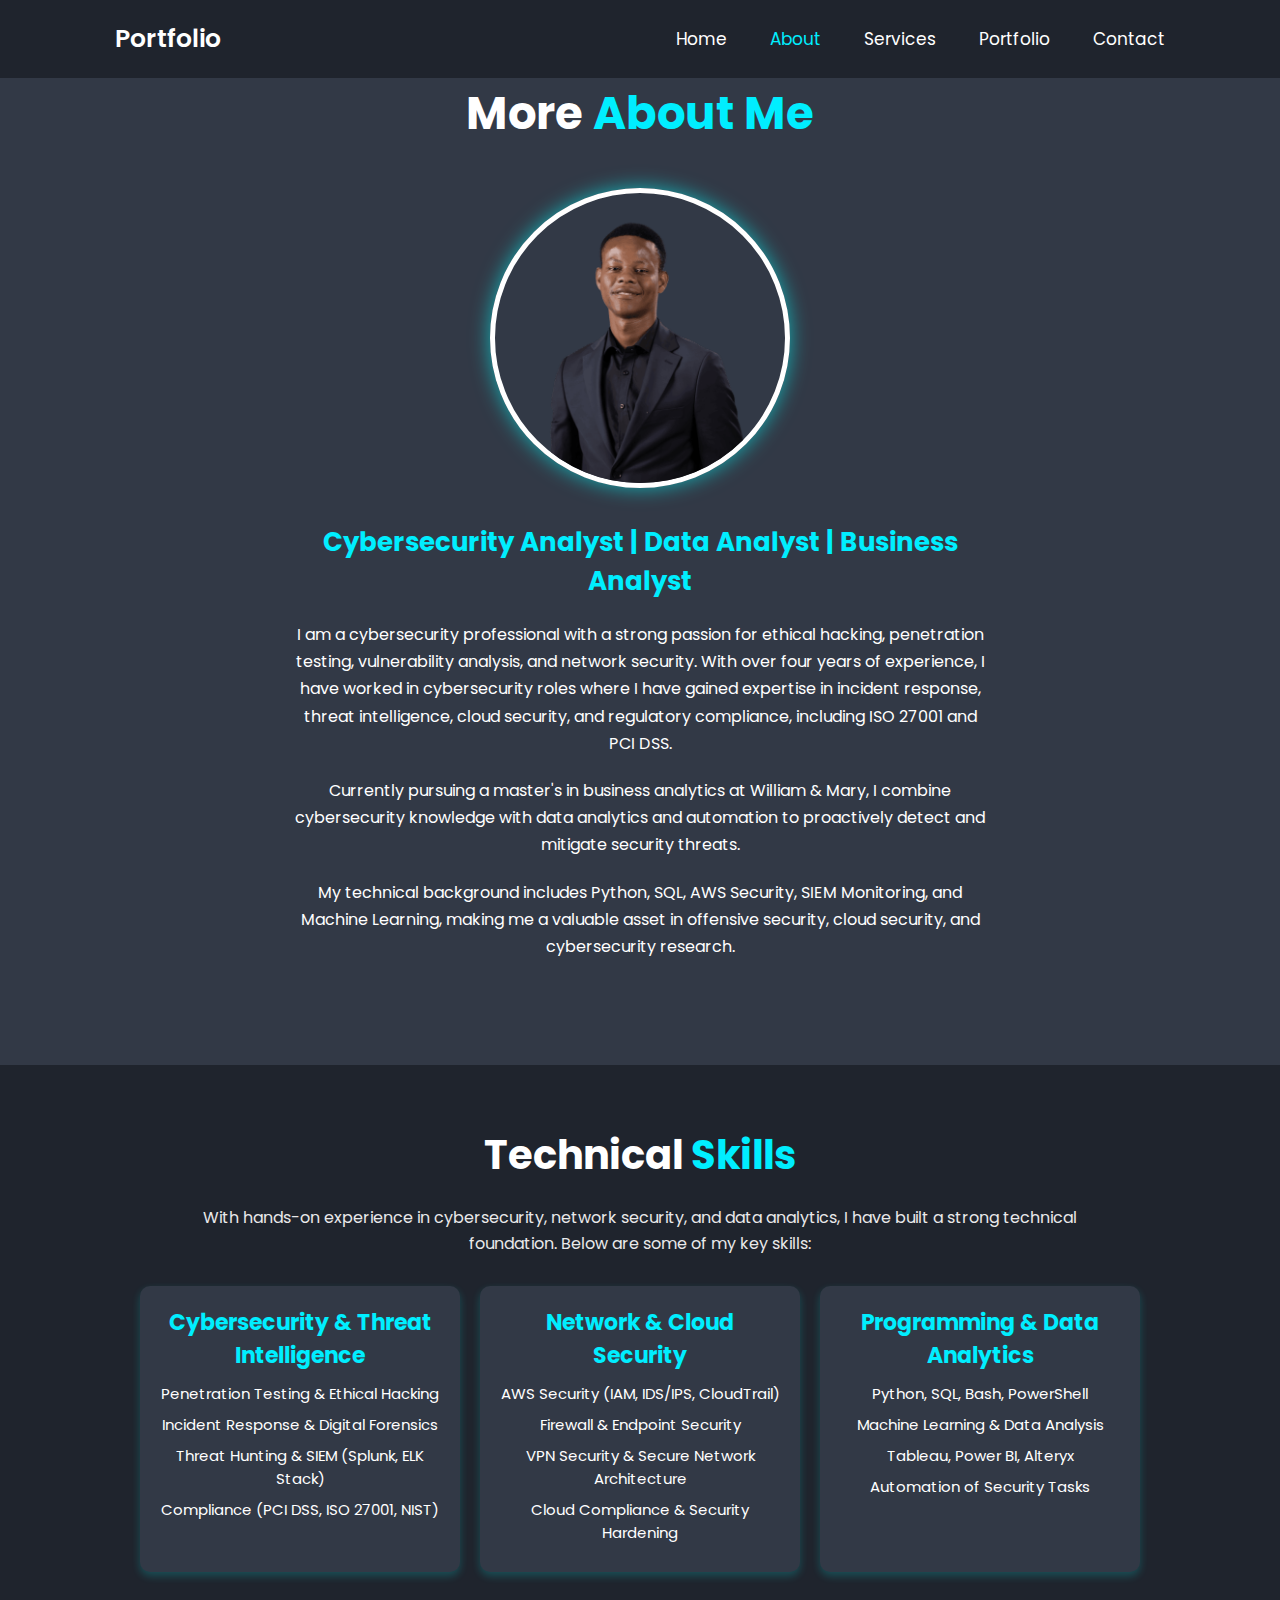
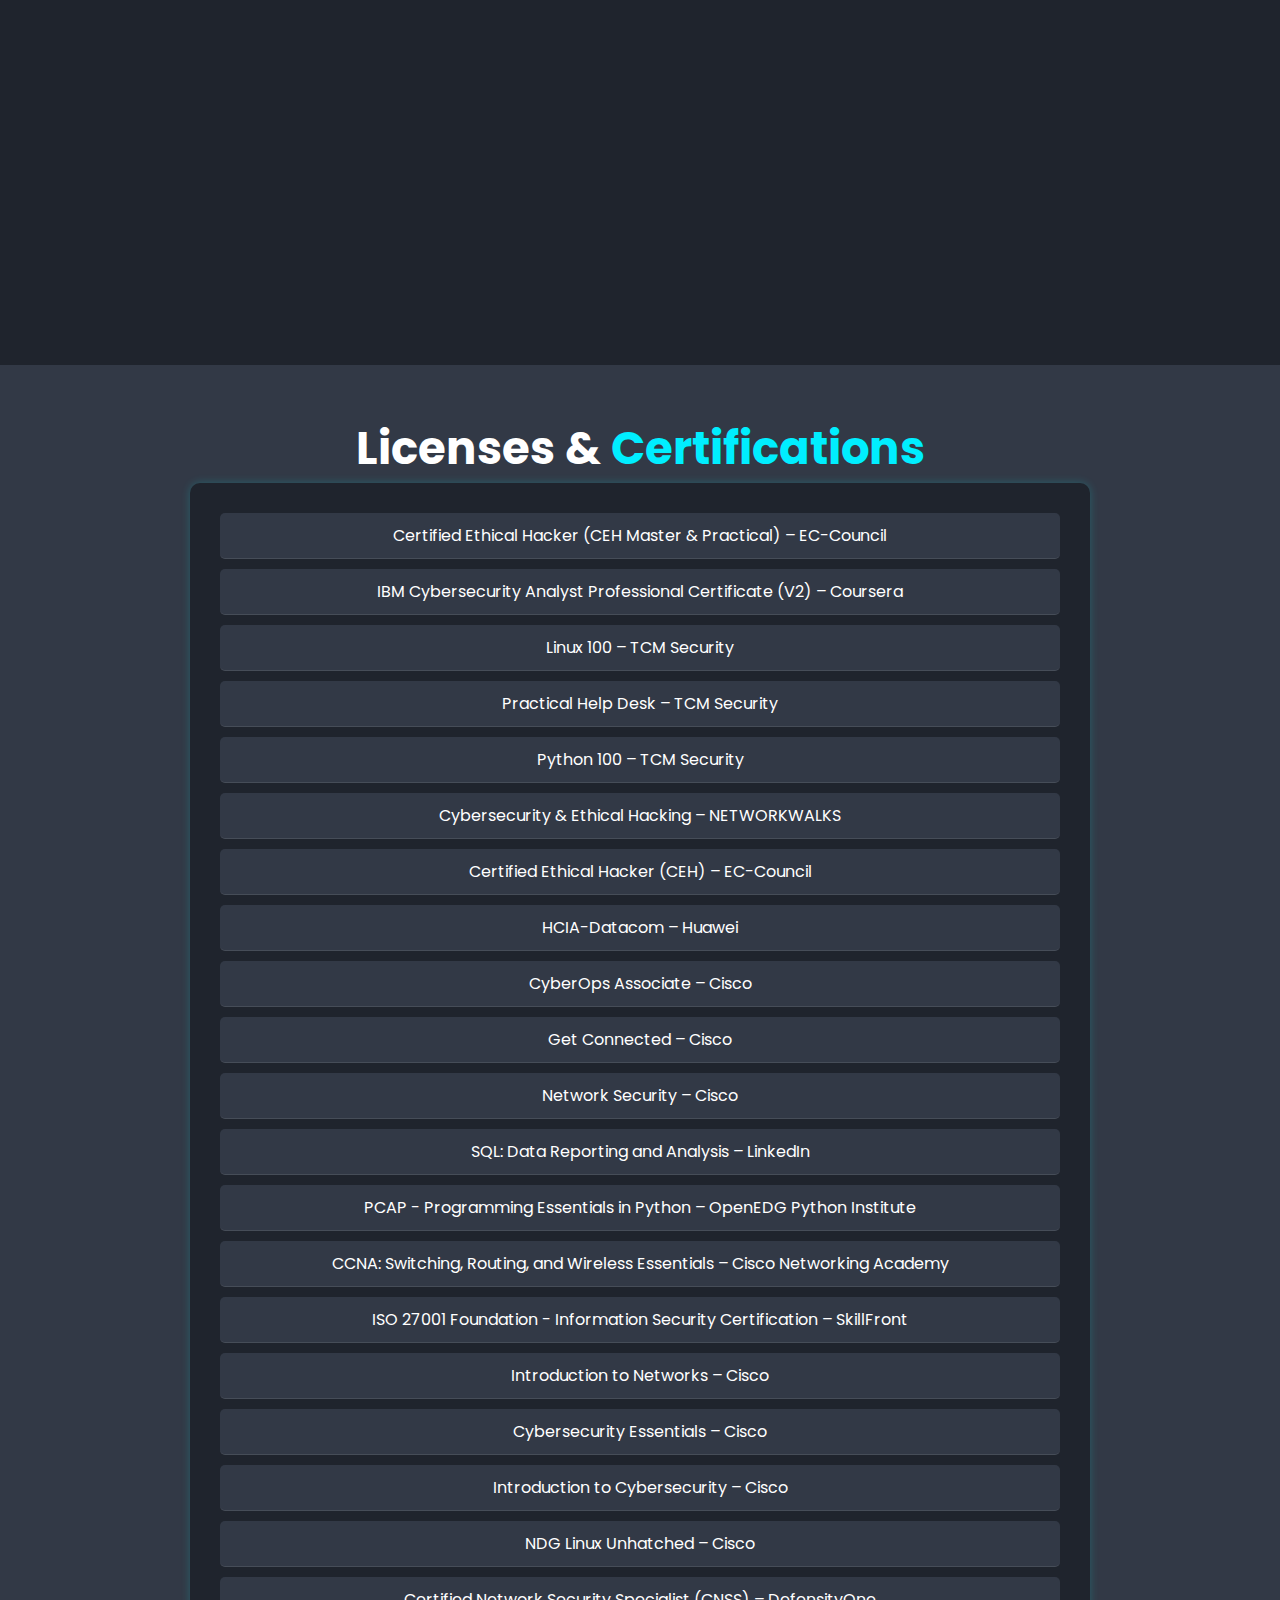
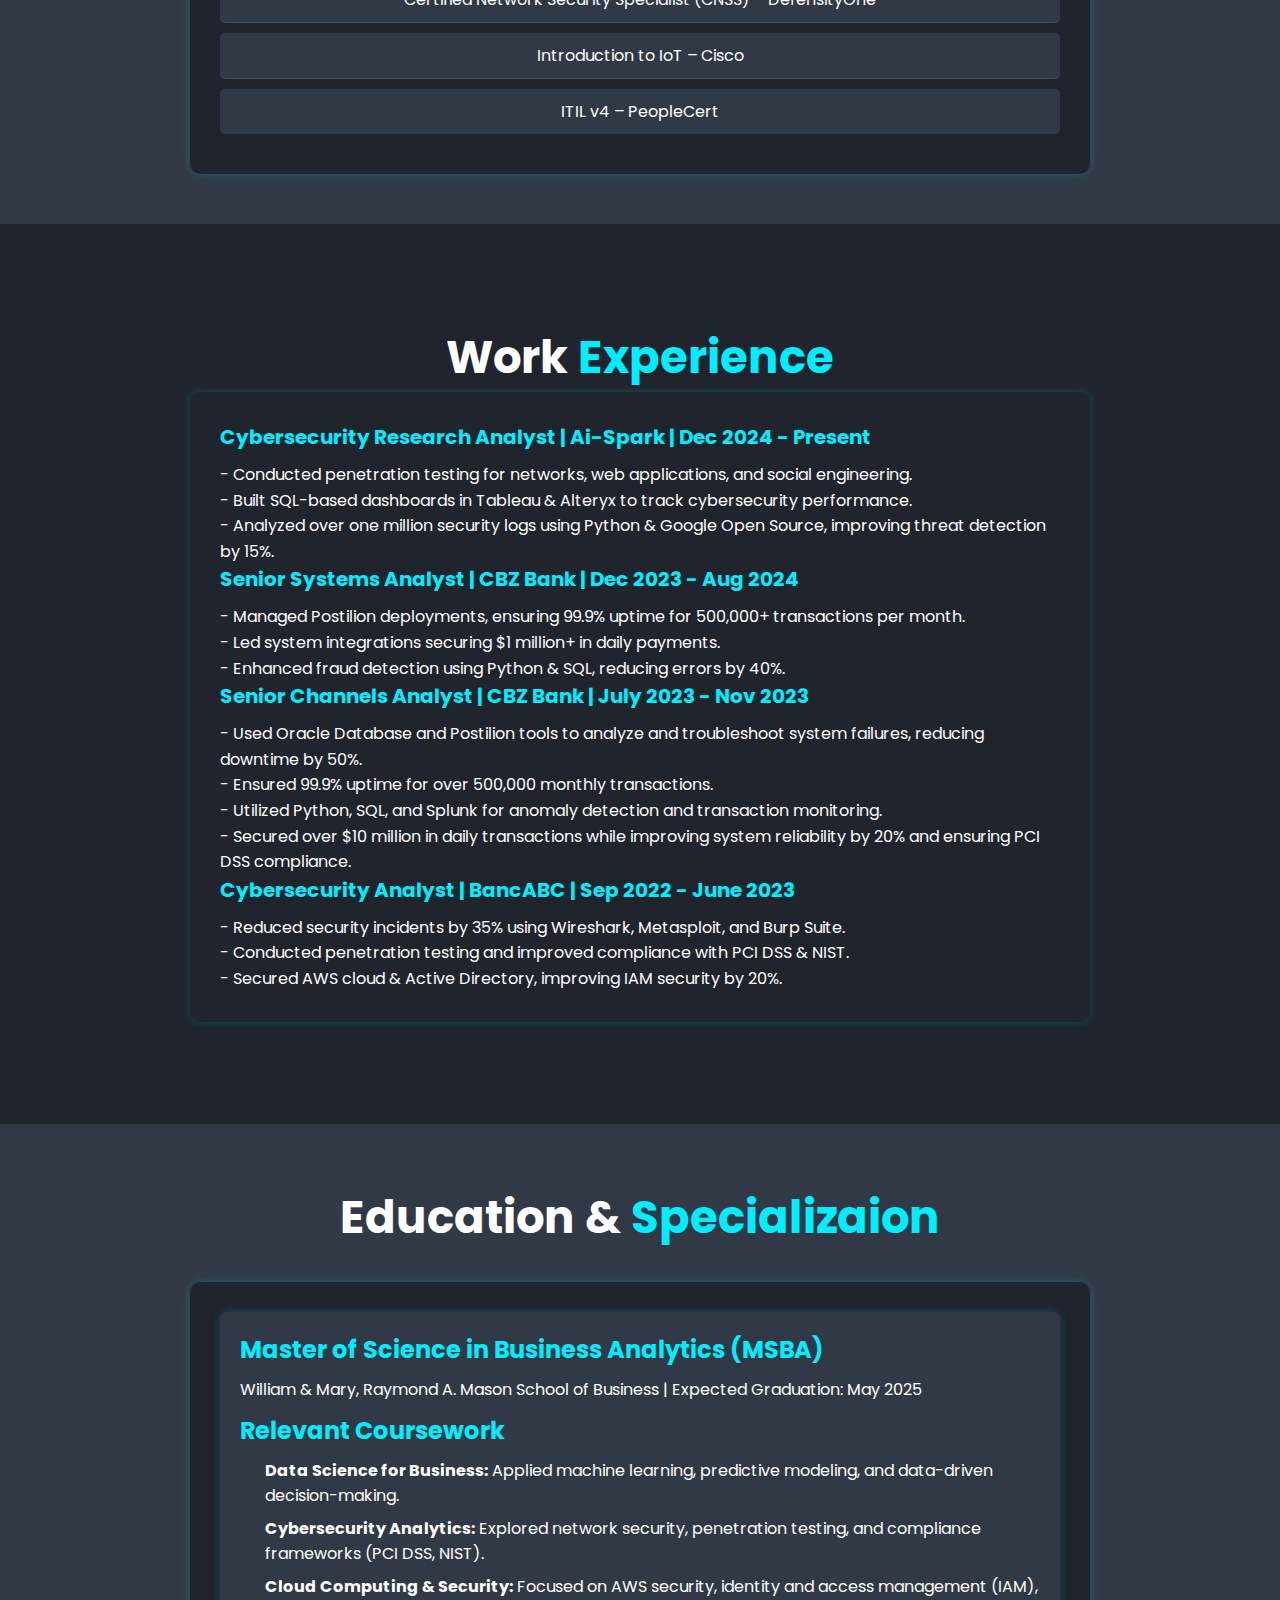
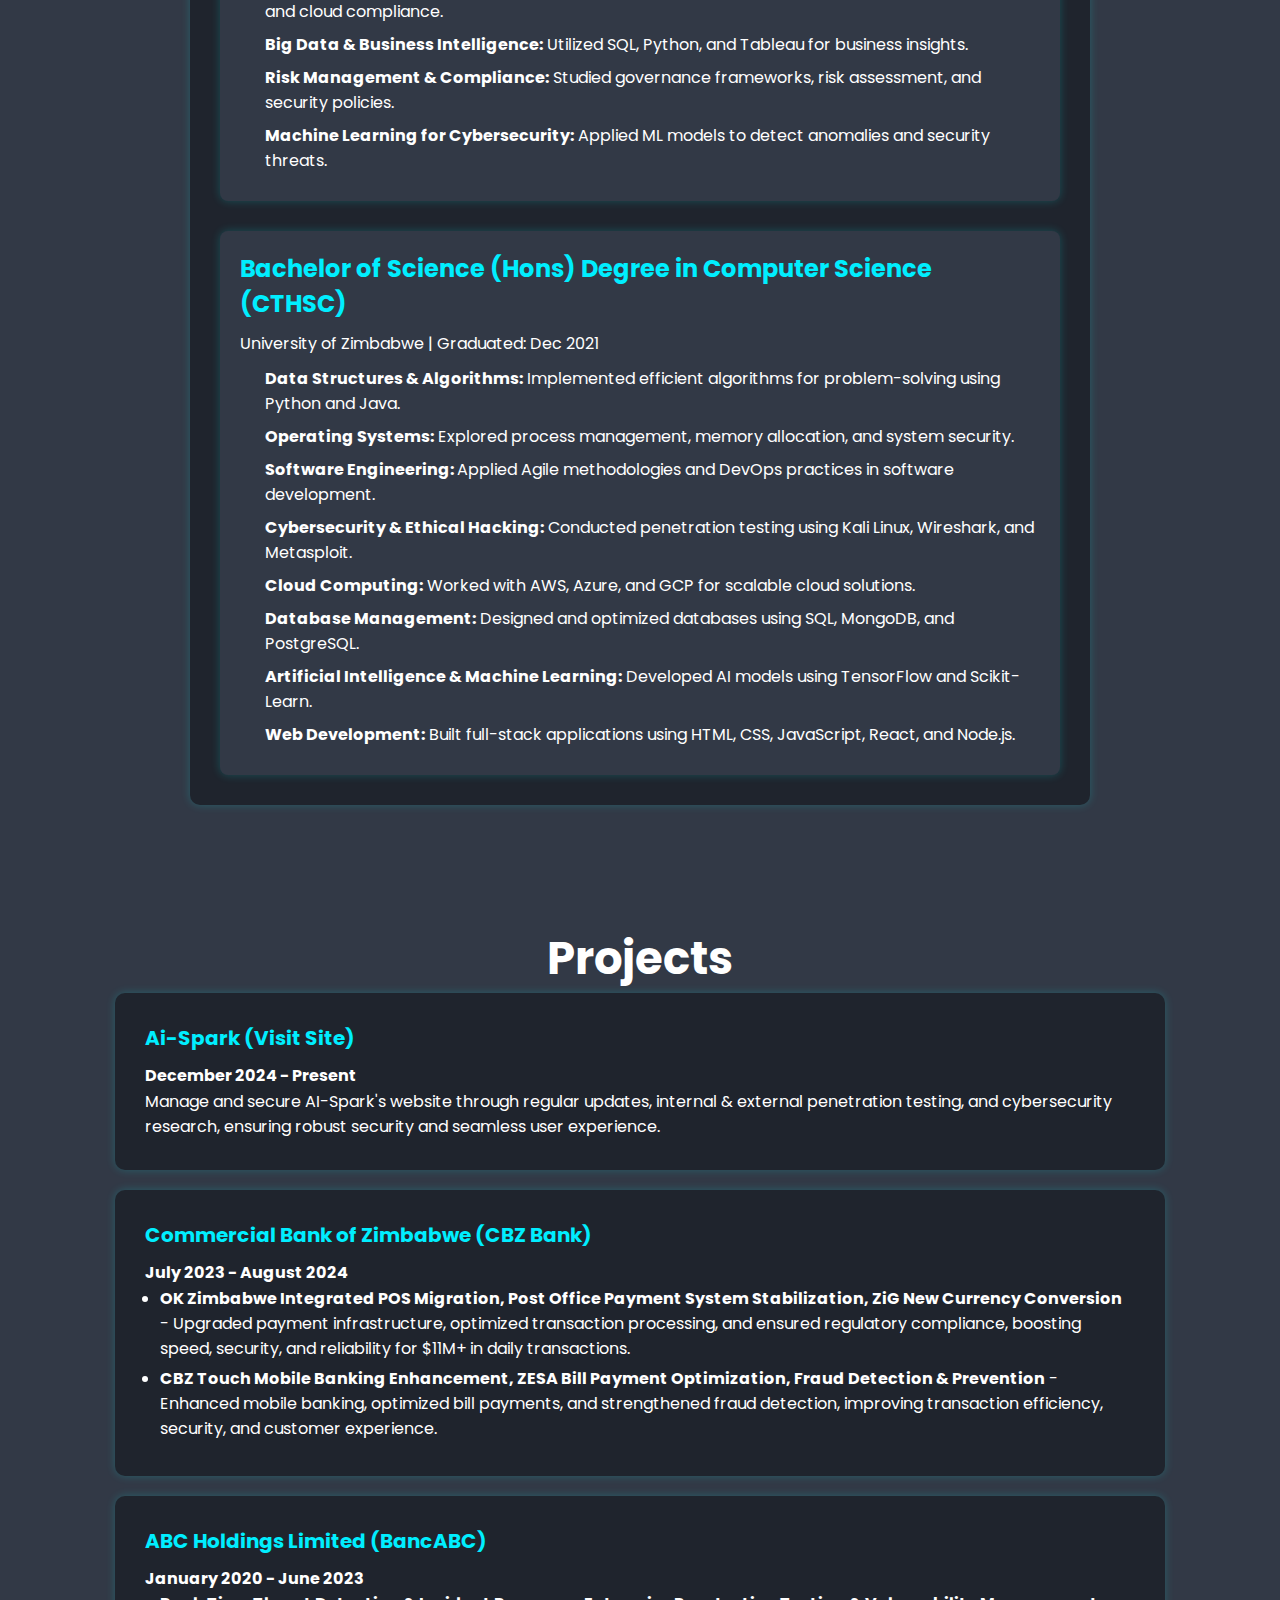
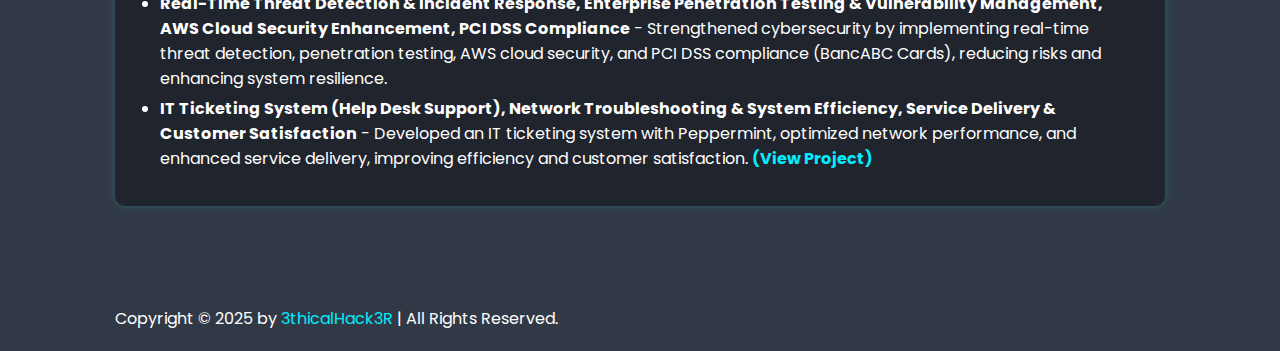
<file: more.html>
<!DOCTYPE html>
<html lang="en">
<head>
    <meta charset="UTF-8">
    <meta name="viewport" content="width=device-width, initial-scale=1.0">
    <title>More About Me | Brendon T. Matsikinya</title>
    <link rel="stylesheet" href="css/style.css">
</head>
<body>

<header class="header">
    <a href="index.html" class="logo">Portfolio</a>
    <nav class="navbar">
        <a href="index.html#home">Home</a>
        <a href="index.html#about" class="active">About</a>
        <a href="services.html">Services</a>
        <a href="index.html#portfolio">Portfolio</a>
        <a href="index.html#contact">Contact</a>
    </nav>
</header>

<section class="about-page">
    <h2 class="heading">More <span>About Me</span></h2>

    <div class="about-container">
        <div class="home-img">
    <img src="images/about.png" alt="Profile Picture">
</div>
        <div class="about-content">
            <h3>Cybersecurity Analyst | Data Analyst | Business Analyst</h3>
            <p>
                I am a cybersecurity professional with a strong passion for ethical hacking, penetration testing, vulnerability analysis, and network security. 
                With over four years of experience, I have worked in cybersecurity roles where I have gained expertise in incident response, threat intelligence, cloud security, and regulatory compliance, including ISO 27001 and PCI DSS.
            </p>
            <p>
                Currently pursuing a master's in business analytics at William & Mary, I combine cybersecurity knowledge with data analytics and automation to proactively detect and mitigate security threats.
            </p>
            <p>
                My technical background includes Python, SQL, AWS Security, SIEM Monitoring, and Machine Learning, making me a valuable asset in offensive security, cloud security, and cybersecurity research.
            </p>
        </div>
    </div>
</section>

<section class="skills">
 <h2 class="heading">Technical <span>Skills</span></h2>
    <p class="section-intro">
        With hands-on experience in cybersecurity, network security, and data analytics, I have built a strong technical foundation. Below are some of my key skills:
    </p>
    
    <div class="skills-container">
        <div class="skill-box">
            <h3>Cybersecurity & Threat Intelligence</h3>
            <ul>
                <li>Penetration Testing & Ethical Hacking</li>
                <li>Incident Response & Digital Forensics</li>
                <li>Threat Hunting & SIEM (Splunk, ELK Stack)</li>
                <li>Compliance (PCI DSS, ISO 27001, NIST)</li>
            </ul>
        </div>

        <div class="skill-box">
            <h3>Network & Cloud Security</h3>
            <ul>
                <li>AWS Security (IAM, IDS/IPS, CloudTrail)</li>
                <li>Firewall & Endpoint Security</li>
                <li>VPN Security & Secure Network Architecture</li>
                <li>Cloud Compliance & Security Hardening</li>
            </ul>
        </div>

        <div class="skill-box">
            <h3>Programming & Data Analytics</h3>
            <ul>
                <li>Python, SQL, Bash, PowerShell</li>
                <li>Machine Learning & Data Analysis</li>
                <li>Tableau, Power BI, Alteryx</li>
                <li>Automation of Security Tasks</li>
            </ul>
        </div>
    </div>
</section>

<!-- Certifications Section -->
<section class="certifications" id="certifications">
    <h2 class="heading">Licenses & <span>Certifications</span></h2>
    <div class="cert-container">
        <ul>
            <li>Certified Ethical Hacker (CEH Master & Practical) – EC-Council</li>
            <li>IBM Cybersecurity Analyst Professional Certificate (V2) – Coursera</li>
            <li>Linux 100 – TCM Security</li>
            <li>Practical Help Desk – TCM Security</li>
            <li>Python 100 – TCM Security</li>
            <li>Cybersecurity & Ethical Hacking – NETWORKWALKS</li>
            <li>Certified Ethical Hacker (CEH) – EC-Council</li>
            <li>HCIA-Datacom – Huawei</li>
            <li>CyberOps Associate – Cisco</li>
            <li>Get Connected – Cisco</li>
            <li>Network Security – Cisco</li>
            <li>SQL: Data Reporting and Analysis – LinkedIn</li>
            <li>PCAP - Programming Essentials in Python – OpenEDG Python Institute</li>
            <li>CCNA: Switching, Routing, and Wireless Essentials – Cisco Networking Academy</li>
            <li>ISO 27001 Foundation - Information Security Certification – SkillFront</li>
            <li>Introduction to Networks – Cisco</li>
            <li>Cybersecurity Essentials – Cisco</li>
            <li>Introduction to Cybersecurity – Cisco</li>
            <li>NDG Linux Unhatched – Cisco</li>
            <li>Certified Network Security Specialist (CNSS) – DefensityOne</li>
            <li>Introduction to IoT – Cisco</li>
            <li>ITIL v4 – PeopleCert</li>
        </ul>
    </div>
</section>

<section class="experience">
    <h2 class="heading">Work <span>Experience</span></h2>

    <div class="experience-container">
        <div class="job">
            <h3>Cybersecurity Research Analyst | Ai-Spark | Dec 2024 - Present</h3>
            <p>
                - Conducted penetration testing for networks, web applications, and social engineering.<br>
                - Built SQL-based dashboards in Tableau & Alteryx to track cybersecurity performance.<br>
                - Analyzed over one million security logs using Python & Google Open Source, improving threat detection by 15%.
            </p>
        </div>

        <div class="job">
            <h3>Senior Systems Analyst | CBZ Bank | Dec 2023 - Aug 2024</h3>
            <p>
                - Managed Postilion deployments, ensuring 99.9% uptime for 500,000+ transactions per month.<br>
                - Led system integrations securing $1 million+ in daily payments.<br>
                - Enhanced fraud detection using Python & SQL, reducing errors by 40%.
            </p>
        </div>

        <div class="job">
            <h3>Senior Channels Analyst | CBZ Bank | July 2023 - Nov 2023</h3>
            <p>
                - Used Oracle Database and Postilion tools to analyze and troubleshoot system failures, reducing downtime by 50%.<br>
                - Ensured 99.9% uptime for over 500,000 monthly transactions.<br>
                - Utilized Python, SQL, and Splunk for anomaly detection and transaction monitoring.<br>
                - Secured over $10 million in daily transactions while improving system reliability by 20% and ensuring PCI DSS compliance.
            </p>
        </div>

        <div class="job">
            <h3>Cybersecurity Analyst | BancABC | Sep 2022 - June 2023</h3>
            <p>
                - Reduced security incidents by 35% using Wireshark, Metasploit, and Burp Suite.<br>
                - Conducted penetration testing and improved compliance with PCI DSS & NIST.<br>
                - Secured AWS cloud & Active Directory, improving IAM security by 20%.
            </p>
        </div>
    </div>
</section>

<section class="education">
    <h2 class="heading">Education & <span>Specializaion</span></h2>

    <div class="education-container">
        <div class="edu-box">
            <h3>Master of Science in Business Analytics (MSBA)</h3>
            <p>William & Mary, Raymond A. Mason School of Business | Expected Graduation: May 2025</p>
			<h3>Relevant Coursework</h3>
<ul>
    <li><strong>Data Science for Business:</strong> Applied machine learning, predictive modeling, and data-driven decision-making.</li>
    <li><strong>Cybersecurity Analytics:</strong> Explored network security, penetration testing, and compliance frameworks (PCI DSS, NIST).</li>
    <li><strong>Cloud Computing & Security:</strong> Focused on AWS security, identity and access management (IAM), and cloud compliance.</li>
    <li><strong>Big Data & Business Intelligence:</strong> Utilized SQL, Python, and Tableau for business insights.</li>
    <li><strong>Risk Management & Compliance:</strong> Studied governance frameworks, risk assessment, and security policies.</li>
    <li><strong>Machine Learning for Cybersecurity:</strong> Applied ML models to detect anomalies and security threats.</li>
</ul>

        </div>

        <div class="edu-box">
            <h3>Bachelor of Science (Hons) Degree in Computer Science (CTHSC)</h3>
            <p>University of Zimbabwe | Graduated: Dec 2021</p>

<ul>
    <li><strong>Data Structures & Algorithms:</strong> Implemented efficient algorithms for problem-solving using Python and Java.</li>
    <li><strong>Operating Systems:</strong> Explored process management, memory allocation, and system security.</li>
    <li><strong>Software Engineering: </strong> Applied Agile methodologies and DevOps practices in software development.</li>
    <li><strong>Cybersecurity & Ethical Hacking:</strong> Conducted penetration testing using Kali Linux, Wireshark, and Metasploit.</li>
    <li><strong>Cloud Computing:</strong> Worked with AWS, Azure, and GCP for scalable cloud solutions.</li>
    <li><strong>Database Management:</strong> Designed and optimized databases using SQL, MongoDB, and PostgreSQL.</li>
    <li><strong>Artificial Intelligence & Machine Learning:</strong> Developed AI models using TensorFlow and Scikit-Learn.</li>
    <li><strong>Web Development:</strong> Built full-stack applications using HTML, CSS, JavaScript, React, and Node.js.</li>
</ul>

        </div>
    </div>

</section>
<section class="projects" id="projects">
    <h2 class="heading">Projects</h2>

    <div class="project-box">
        <h3>Ai-Spark <a href="https://ai-spark.com" target="_blank">(Visit Site)</a></h3>
        <p><strong>December 2024 - Present</strong></p>
        <p>Manage and secure AI-Spark's website through regular updates, internal & external penetration testing, and cybersecurity research, ensuring robust security and seamless user experience.</p>
    </div>

    <div class="project-box">
        <h3>Commercial Bank of Zimbabwe (CBZ Bank)</h3>
        <p><strong>July 2023 - August 2024</strong></p>
        <ul>
            <li><strong>OK Zimbabwe Integrated POS Migration, Post Office Payment System Stabilization, ZiG New Currency Conversion</strong> - Upgraded payment infrastructure, optimized transaction processing, and ensured regulatory compliance, boosting speed, security, and reliability for $11M+ in daily transactions.</li>
            <li><strong>CBZ Touch Mobile Banking Enhancement, ZESA Bill Payment Optimization, Fraud Detection & Prevention</strong> - Enhanced mobile banking, optimized bill payments, and strengthened fraud detection, improving transaction efficiency, security, and customer experience.</li>
        </ul>
    </div>

    <div class="project-box">
        <h3>ABC Holdings Limited (BancABC)</h3>
        <p><strong>January 2020 - June 2023</strong></p>
        <ul>
            <li><strong>Real-Time Threat Detection & Incident Response, Enterprise Penetration Testing & Vulnerability Management, AWS Cloud Security Enhancement, PCI DSS Compliance</strong> - Strengthened cybersecurity by implementing real-time threat detection, penetration testing, AWS cloud security, and PCI DSS compliance (BancABC Cards), reducing risks and enhancing system resilience.</li>
            <li><strong>IT Ticketing System (Help Desk Support), Network Troubleshooting & System Efficiency, Service Delivery & Customer Satisfaction</strong> - Developed an IT ticketing system with Peppermint, optimized network performance, and enhanced service delivery, improving efficiency and customer satisfaction. <a href="https://github.com/brendon-tk/IT-Help-Desk" target="_blank">(View Project)</a></li>
        </ul>
    </div>
</section>


<footer class="footer">
    <div class="footer-container">
        <div class="footer-text">
            <p>Copyright &copy; 2025 by <span class="brand">3thicalHack3R</span> | All Rights Reserved.</p>
        </div>
        <div class="footer-social">
            <a href="https://linkedin.com/in/brendon-t-matsikinya" target="_blank"><i class='bx bxl-linkedin'></i></a>
            <a href="https://github.com/brendon-tk" target="_blank"><i class='bx bxl-github'></i></a>
            <a href="mailto:brendonmatsikinya@gmail.com"><i class='bx bx-envelope'></i></a>
        </div>
    </div>
   
</footer>

        
</footer>


</body>
</html>
</file>
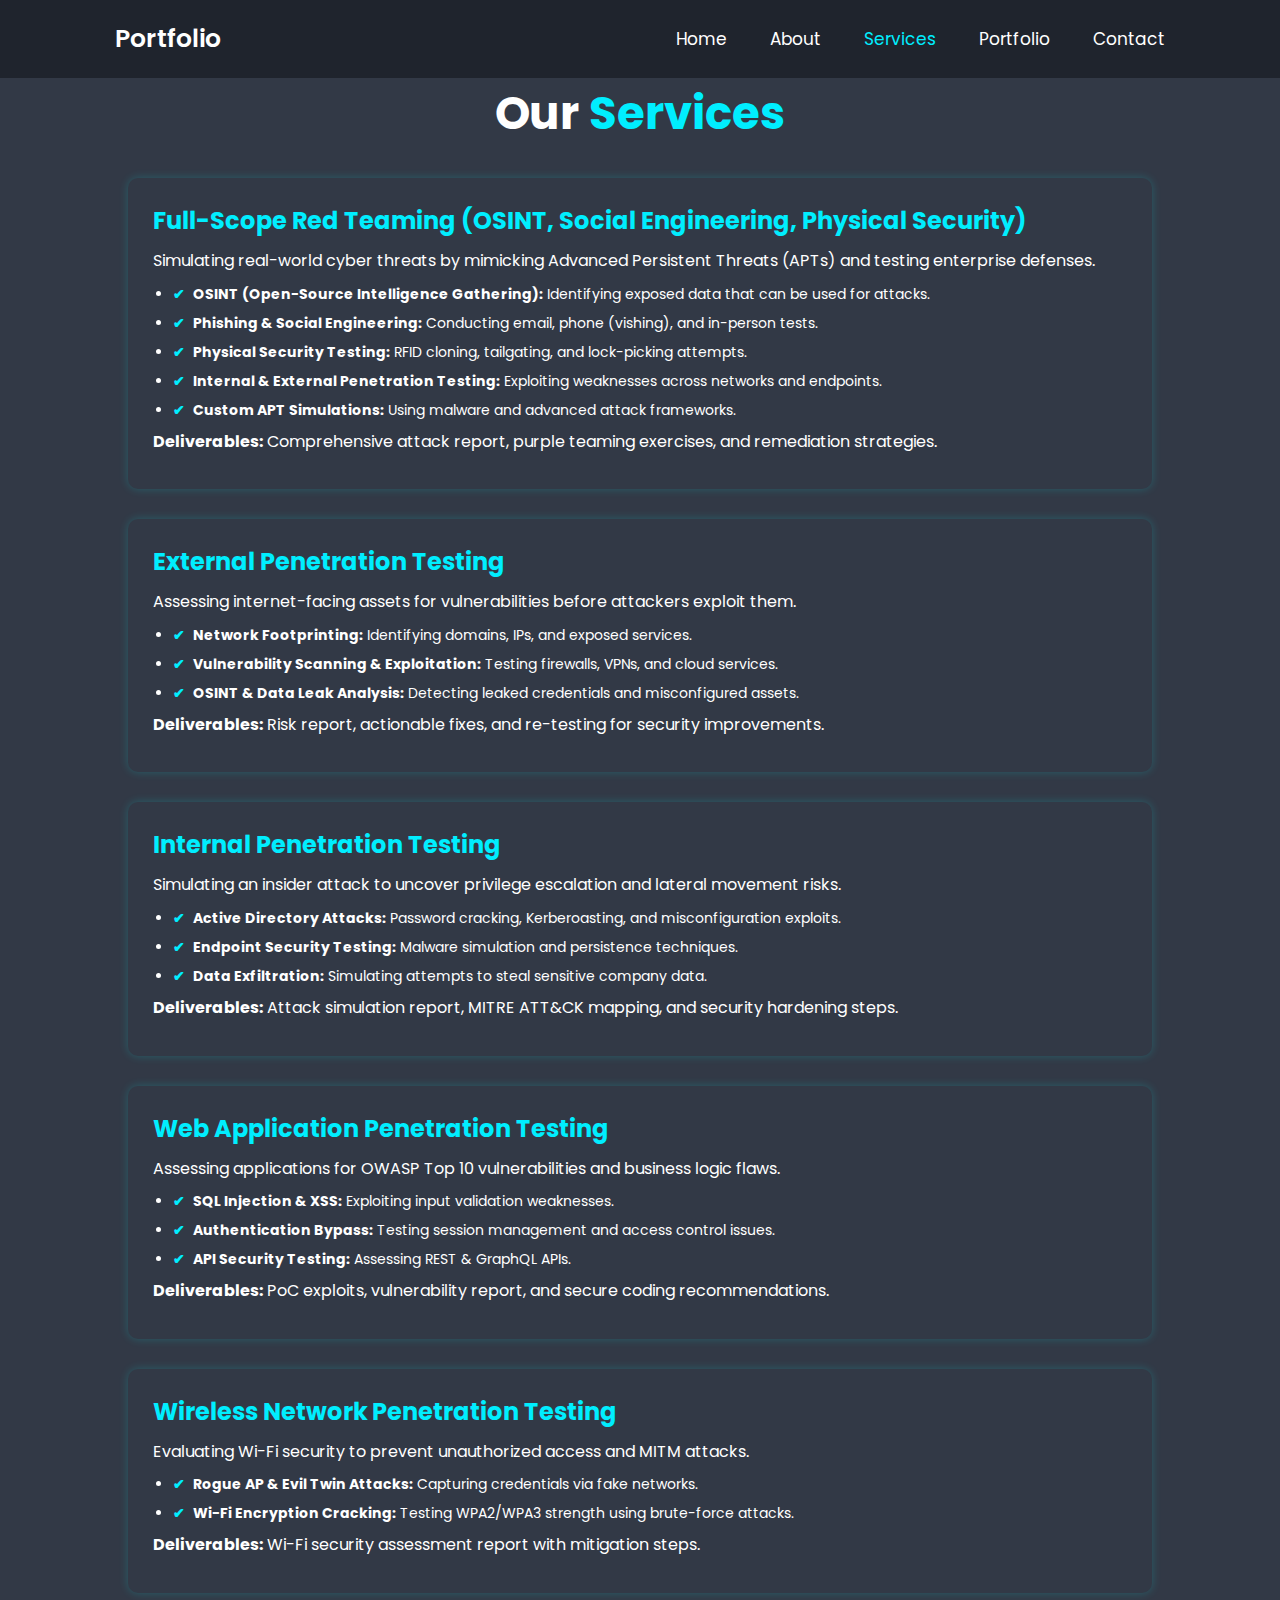
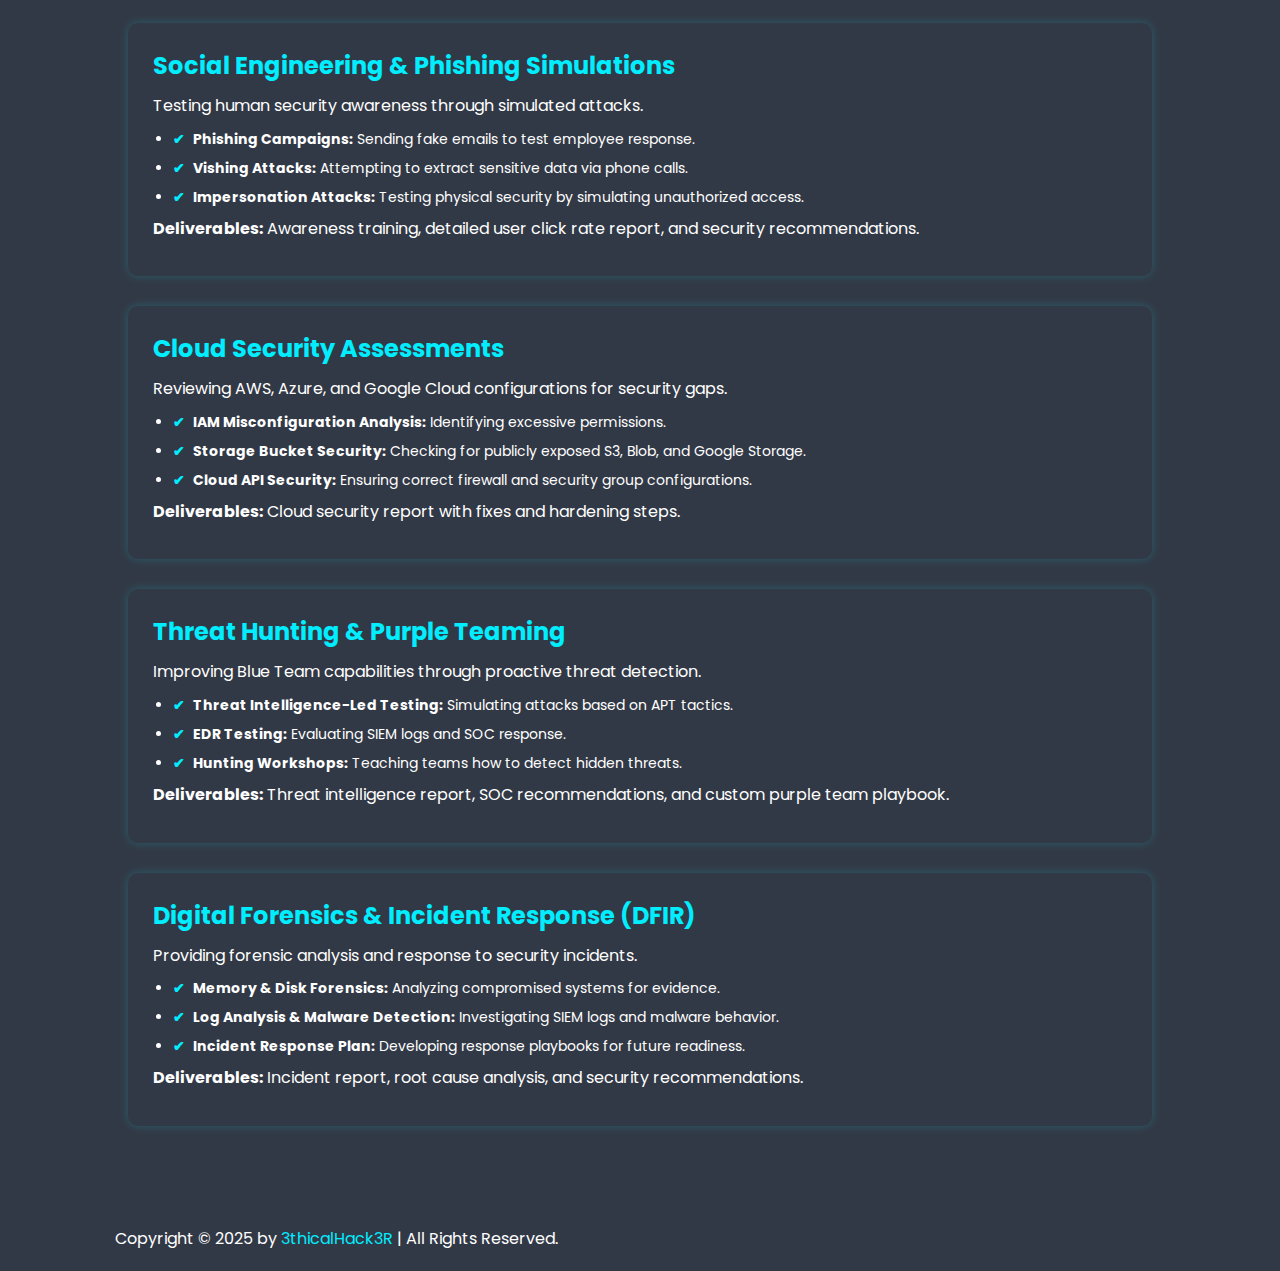
<file: services.html>
<!DOCTYPE html>
<html lang="en">
<head>
    <meta charset="UTF-8">
    <meta name="viewport" content="width=device-width, initial-scale=1.0">
    <title>Services | Brendon T. Matsikinya</title>
    <link rel="stylesheet" href="css/style.css">
</head>
<body>

<header class="header">
    <a href="index.html" class="logo">Portfolio</a>
    <nav class="navbar">
        <a href="index.html#home">Home</a>
        <a href="index.html#about">About</a>
        <a href="services.html" class="active">Services</a>
        <a href="index.html#portfolio">Portfolio</a>
        <a href="index.html#contact">Contact</a>
    </nav>
</header>

<section class="services-page">
    <h2 class="heading">Our <span>Services</span></h2>

    <!-- Full-Scope Red Teaming -->
    <div id="red-teaming" class="service-detail">
        <h3>Full-Scope Red Teaming (OSINT, Social Engineering, Physical Security)</h3>
        <p>Simulating real-world cyber threats by mimicking Advanced Persistent Threats (APTs) and testing enterprise defenses.</p>
        <ul>
            <li><b>OSINT (Open-Source Intelligence Gathering):</b> Identifying exposed data that can be used for attacks.</li>
            <li><b>Phishing & Social Engineering:</b> Conducting email, phone (vishing), and in-person tests.</li>
            <li><b>Physical Security Testing:</b> RFID cloning, tailgating, and lock-picking attempts.</li>
            <li><b>Internal & External Penetration Testing:</b> Exploiting weaknesses across networks and endpoints.</li>
            <li><b>Custom APT Simulations:</b> Using malware and advanced attack frameworks.</li>
        </ul>
        <p><b>Deliverables:</b> Comprehensive attack report, purple teaming exercises, and remediation strategies.</p>
    </div>

    <!-- External Penetration Testing -->
    <div id="external-pen-test" class="service-detail">
        <h3>External Penetration Testing</h3>
        <p>Assessing internet-facing assets for vulnerabilities before attackers exploit them.</p>
        <ul>
            <li><b>Network Footprinting:</b> Identifying domains, IPs, and exposed services.</li>
            <li><b>Vulnerability Scanning & Exploitation:</b> Testing firewalls, VPNs, and cloud services.</li>
            <li><b>OSINT & Data Leak Analysis:</b> Detecting leaked credentials and misconfigured assets.</li>
        </ul>
        <p><b>Deliverables:</b> Risk report, actionable fixes, and re-testing for security improvements.</p>
    </div>

    <!-- Internal Penetration Testing -->
    <div id="internal-pen-test" class="service-detail">
        <h3>Internal Penetration Testing</h3>
        <p>Simulating an insider attack to uncover privilege escalation and lateral movement risks.</p>
        <ul>
            <li><b>Active Directory Attacks:</b> Password cracking, Kerberoasting, and misconfiguration exploits.</li>
            <li><b>Endpoint Security Testing:</b> Malware simulation and persistence techniques.</li>
            <li><b>Data Exfiltration:</b> Simulating attempts to steal sensitive company data.</li>
        </ul>
        <p><b>Deliverables:</b> Attack simulation report, MITRE ATT&CK mapping, and security hardening steps.</p>
    </div>

    <!-- Web Application Penetration Testing -->
    <div id="web-app-test" class="service-detail">
        <h3>Web Application Penetration Testing</h3>
        <p>Assessing applications for OWASP Top 10 vulnerabilities and business logic flaws.</p>
        <ul>
            <li><b>SQL Injection & XSS:</b> Exploiting input validation weaknesses.</li>
            <li><b>Authentication Bypass:</b> Testing session management and access control issues.</li>
            <li><b>API Security Testing:</b> Assessing REST & GraphQL APIs.</li>
        </ul>
        <p><b>Deliverables:</b> PoC exploits, vulnerability report, and secure coding recommendations.</p>
    </div>

    <!-- Wireless Network Penetration Testing -->
    <div id="wifi-test" class="service-detail">
        <h3>Wireless Network Penetration Testing</h3>
        <p>Evaluating Wi-Fi security to prevent unauthorized access and MITM attacks.</p>
        <ul>
            <li><b>Rogue AP & Evil Twin Attacks:</b> Capturing credentials via fake networks.</li>
            <li><b>Wi-Fi Encryption Cracking:</b> Testing WPA2/WPA3 strength using brute-force attacks.</li>
        </ul>
        <p><b>Deliverables:</b> Wi-Fi security assessment report with mitigation steps.</p>
    </div>

    <!-- Social Engineering & Phishing Simulations -->
    <div id="social-engineering" class="service-detail">
        <h3>Social Engineering & Phishing Simulations</h3>
        <p>Testing human security awareness through simulated attacks.</p>
        <ul>
            <li><b>Phishing Campaigns:</b> Sending fake emails to test employee response.</li>
            <li><b>Vishing Attacks:</b> Attempting to extract sensitive data via phone calls.</li>
            <li><b>Impersonation Attacks:</b> Testing physical security by simulating unauthorized access.</li>
        </ul>
        <p><b>Deliverables:</b> Awareness training, detailed user click rate report, and security recommendations.</p>
    </div>

    <!-- Cloud Security Assessments -->
    <div id="cloud-security" class="service-detail">
        <h3>Cloud Security Assessments</h3>
        <p>Reviewing AWS, Azure, and Google Cloud configurations for security gaps.</p>
        <ul>
            <li><b>IAM Misconfiguration Analysis:</b> Identifying excessive permissions.</li>
            <li><b>Storage Bucket Security:</b> Checking for publicly exposed S3, Blob, and Google Storage.</li>
            <li><b>Cloud API Security:</b> Ensuring correct firewall and security group configurations.</li>
        </ul>
        <p><b>Deliverables:</b> Cloud security report with fixes and hardening steps.</p>
    </div>

    <!-- Threat Hunting & Purple Teaming Engagements -->
    <div id="threat-hunting" class="service-detail">
        <h3>Threat Hunting & Purple Teaming</h3>
        <p>Improving Blue Team capabilities through proactive threat detection.</p>
        <ul>
            <li><b>Threat Intelligence-Led Testing:</b> Simulating attacks based on APT tactics.</li>
            <li><b>EDR Testing:</b> Evaluating SIEM logs and SOC response.</li>
            <li><b>Hunting Workshops:</b> Teaching teams how to detect hidden threats.</li>
        </ul>
        <p><b>Deliverables:</b> Threat intelligence report, SOC recommendations, and custom purple team playbook.</p>
    </div>

    <!-- Digital Forensics & Incident Response (DFIR) -->
    <div id="digital-forensics" class="service-detail">
        <h3>Digital Forensics & Incident Response (DFIR)</h3>
        <p>Providing forensic analysis and response to security incidents.</p>
        <ul>
            <li><b>Memory & Disk Forensics:</b> Analyzing compromised systems for evidence.</li>
            <li><b>Log Analysis & Malware Detection:</b> Investigating SIEM logs and malware behavior.</li>
            <li><b>Incident Response Plan:</b> Developing response playbooks for future readiness.</li>
        </ul>
        <p><b>Deliverables:</b> Incident report, root cause analysis, and security recommendations.</p>
    </div>

</section>

<footer class="footer">
    <div class="footer-container">
        <div class="footer-text">
            <p>Copyright &copy; 2025 by <span class="brand">3thicalHack3R</span> | All Rights Reserved.</p>
        
    </div>
    
</footer>


</body>
</html>
</file>
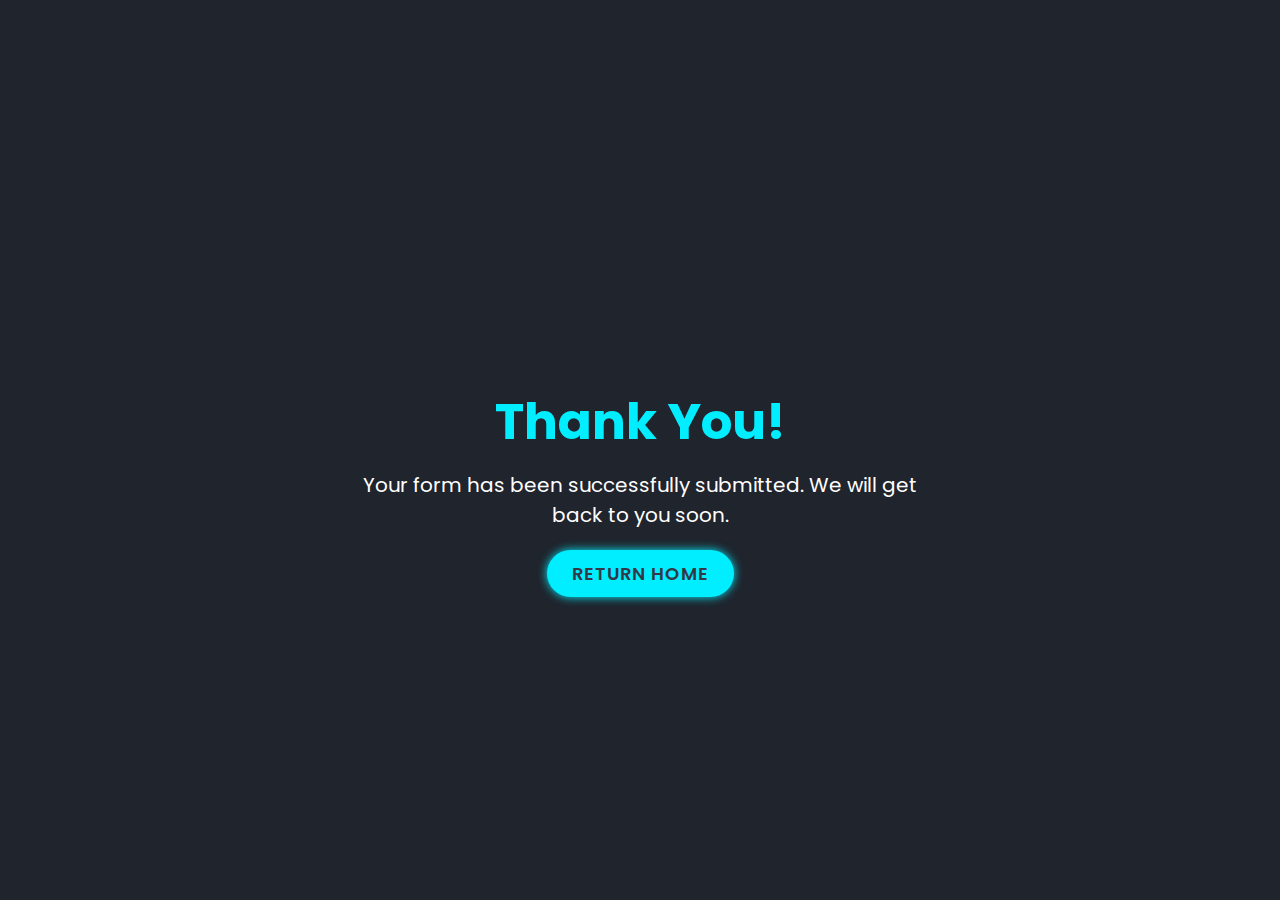
<file: thank-you.html>
<!DOCTYPE html>
<html lang="en">
<head>
    <meta charset="UTF-8">
    <meta name="viewport" content="width=device-width, initial-scale=1.0">
    <title>Thank You</title>
    <link rel="stylesheet" href="css/style.css"> <!-- Fixed path -->
</head>
<body>
    <section class="thank-you">
        <h1>Thank You!</h1>
        <p>Your form has been successfully submitted. We will get back to you soon.</p>
        <a href="index.html" class="btn">Return Home</a>
    </section>
</body>
</html>
</file>
<file: css/style.css>
@import url('https://fonts.googleapis.com/css2?family=Poppins:wght@400;500;700&display=swap');

* {
	margin: 0;
	padding: 0;
	box-sizing: border-box;
	text-decoration: none;
	border: none;
	outline: none;
	scroll-behavior: smooth;
    font-family: "Poppins", sans-serif;
}

:root {
	--bg-color: #1f242d;
	--second-bg-color: #323946;
	--text-color: #fff;
	--main-color: #0ef;
}


html {
	font-size: 62.5%;
	overflow-x: hidden;
}

section {
	min-height: 100vh;
	padding: 10rem 9% 2rem;
	
}

body {
	background: var(--bg-color);
	color: var(--text-color);
	
}

.header {
	position: fixed;
	top: 0;
	left: 0;
	width: 100%;
	padding: 2rem 9%;
	background: var(--bg-color);
	display: flex;
	justify-content: space-between;
	align-items: center;
	z-index: 100;
	
}

.header.sticky {
	border-bottom: .1rem solid rgba(0, 0, 0, .2);
}

.logo {
	font-size: 2.5rem;
	color: var(--text-color);
	font-weight: 600;
	cursor: default;
}

.navbar a{
	font-size: 1.7rem;
	color: var(--text-color);
	margin-left: 4rem;
	transition: .3s;
}

.navbar a:hover,
.navbar a.active  {
	color: var(--main-color);
}

#menu-icon {
	font-size: 3.6rem;
	color: var(--text-color);
	display: none;
	
}

.home {
	display: flex;
	justify-content: center;
	align-items: center;
}

.home-img img {
	width: 35vw;
	animation: floatImage 4s ease-in-out infinite;
}

@keyframes floatImage {
	0% {
		transform: translateY(0);
	}
	50% {
		transform: translateY(-2.4rem);
	}
	100% {
		transform: translateY(0);
	}
}

.home-content h3{
	font-size: 3.2rem;
	font-weight: 700;
}

.home-content h3.nth-of-type(2) {
	margin-bottom: rem;
	
}

span {
	color: var(--main-color);
}

.home-content h1 {
	font-size: 5.6rem;
	font-weight: 700;
	line-weight: 1.3;
}

.home-content p {
	font-size: 1.6rem;
}

.social-media a {
    display: inline-flex;
    justify-content: center;
    align-items: center;
    width: 4rem;
    height: 4rem;
    background: transparent;
    border: .2rem solid var(--main-color);
	border-radius: 50%;
	font-size: 2rem;
	color: var(--main-color);
	margin: 3rem 1.5rem 3rem 0;
	transition: .5s ease;
}

.social-media a:hover {
	background: var(--main-color);
	color: var(--second-bg-color);
	box-shadow: 0 0 1rem var(--main-color);
}

.btn {
	display: inline-block;
	padding: 1rem 2.8rem;
	background: var(--main-color);
	border-radius: 4rem;
	box-shadow: 0 0 1rem var(--main-color);
	font-size: 1.6rem;
	color: var (--main-color);
	letter-spacing: .1rem;
	font-weight: 600;
	transition: .5s ease;
}

.btn:hover {
	box-shadow: none;
}

.about {
    display: flex;
    justify-content: center;
    align-items: center;
    gap: 2rem;
    background: var(--second-bg-color);
}

.about-img {
	width: 35vw;
}

.heading {
	text-align: center;
	font-size: 4.5rem;
}

.about-content h2 {
	text-align: center;
	line-heaight: 1.2;
}

.about-content h3 {
	font-size: 2.6rem;
}

.about-content p {
	font-size: 1.6rem;
	margin: 2rem 0 3rem;
}

.services h2 {
    margin-bottom: 5rem;
    text-align: center;
}

.services-container {
    display: grid;
    grid-template-columns: repeat(auto-fit, minmax(300px, 1fr)); /* Responsive grid */
    gap: 2rem;
    justify-content: center;
    align-items: center;
}

.services-container .services-box {
    background: var(--second-bg-color);
    padding: 3rem 2rem 4rem;
    border-radius: 2rem;
    text-align: center;
    border: .2rem solid var(--bg-color);
    box-shadow: 0px 4px 10px rgba(0, 255, 255, 0.3); /* Add subtle glow */
    transition: transform 0.3s ease-in-out;
}

.services-container .services-box:hover {
    transform: translateY(-10px); /* Lifts card on hover */
	
}

.services-box i {
	font-size: 7rem;
	color: var(--main-color);
	
}

.services-box h3 {
	font-size: 2.6rem;
}

.services-box p {
	font-size: 1.6rem;
	margin: 1rem 0 3rem;
}

.portfolio {
	background: var(--second-bg-color);
}

.portfolio h2{
	margin-bottom: 4rem;

}

.portfolio-container {
	display: grid;
	grid-template-columns: repeat(3, 1fr);
	align-items: center;
	gap: 2.5rem;
}

.portfolio-container .portfolio-box {
    position: relative;
    border-radius: 2rem;
    box-shadow: 0 0 1rem var(--bg-color);
    overflow: hidden;
    display: flex;
}

.portfolio-box:hover img {
	width: 100%;
	transition: .5s ease;
}

.portfolio-box img {
	transform: scale(1.1);
}

.portfolio-box .portfolio-layer {
	position: absolute;
	bottom: 0;
	left: 0;
	width: 100%;
	height: 100%;
	background: linear-gradient(rgba(0,0,0,.1), var(--main-color));
	display: flex;
    justify-content: center;
    align-items: center;
    flex-direction: column;
	text-align: center;
	padding: 0 4rem;
	transform: translateY(100%);
	transition: .5s ease;
}

.portfolio-box:hover .portfolio-layer {
	transform: translateY(0%);
}

.portfolio-layer h4 {
	font-size: 3rem;
}

.portfolio-layer p {
	font-size: 1.6rem;
	margin: .3rem 0 1rem;
}

.portfolio-layer a {
    display: inline-flex;
    justify-content: center;
    align-items: center;
    width: 5rem;
    height: 5rem;
    background: var(--text-color);
    border-radius: 50%;
}

.portfolio-layer i {
    font-size: 2rem;
	color: var(--second-bg-color);
}


.home-img img {
    width: 300px;  /* Adjust size as needed */
    height: 300px;
    border-radius: 50%; /* Makes the image fully circular */
    object-fit: cover;
    border: 5px solid #fff; /* Optional white border */
    box-shadow: 0 0 20px rgba(0, 255, 255, 0.6); /* Soft glow effect */
}


.about-img {
    position: relative;
    display: inline-block;
    padding: 20px;
    background: #111; /* Background color */
    clip-path: polygon(25% 0%, 75% 0%, 100% 50%, 75% 100%, 25% 100%, 0% 50%);
}

.about-img img {
    width: 300px; /* Adjust as needed */
    height: 350px;
    border-radius: 10px;
    display: block;
}

/* Neon Glow Effect */
.about-img {
    width: 280px;  /* Reduce width */
    height: 300px; /* Reduce height */
    clip-path: polygon(25% 0%, 75% 0%, 100% 50%, 75% 100%, 25% 100%, 0% 50%);
    background: #008080; /* Adjust to match your theme */
    display: flex;
    justify-content: center;
    align-items: center;
    padding: 10px; /* Reduce padding if necessary */
}

.contact {
	margin-bottom: 3rem;
}

.contact form {
    max-width: 70rem;
    margin: 1rem auto;
    text-align: center;
    margin-bottom: 3rem;
}

.contact form .input-box {
    display: flex;
    justify-content: space-between;
    flex-wrap: wrap;
}

.contact form .input-box input,
.contact form textarea {
    width: 100%;
    padding: 1.5rem;
    font-size: 1.6rem;
    color: var(--text-color);
    background: var(--second-bg-color);
    border-radius: 0.8rem;
    margin: 0.7rem 0;
}

.contact form .input-box input {
	width: 49%;
}

.contact form textarea {
	resize: none;
}

.contact form .btn {
	margin-top: 2rem;
	cursor: pointer;
}

.footer {
	display: flex;
	justify-content: space-between;
	align-items: center;
	flex-wrap: wrap;
	padding: 2rem 9%;
	background: var(--second-bg-color);
	
}

.footer-text p {
	font-size: 1.6rem;
}

.footer-iconTop a {
    display: inline-flex;
    justify-content: center;
    align-items: center;
    padding: 0.8rem;
    background: var(--main-color);
    border-radius: 0.8rem;
	transition: .5s ease;
}

.footer-iconTop a:hover {
	box-shadow: 0 0 1rem var(--main-color);
}

.footer-iconTop a i {
    font-size: 2.4rem;
	color: var(--second-bg-color);
}

@media (max-width: 1200px) {
	html {
		font-size: 55%;
	}
}

@media (max-width: 991px) {
	.header {
		padding: 2 rem 3%;
	}
	
	section {
		padding: 10rem 3% 2rem; 
	}
	
	.services {
		padding-bottom: 7rem;
	}
	
	.portfolio {
		padding-bottom: 7rem;
	}
	
	.contact {
		min-height: auto;
	}
	
	.footer {
		padding: 2rem 3%;
	}
}

@media (max-width: 768px) {
    #menu-icon {
        display: block;
    }
	
	.navbar {
    position: absolute;
    top: 100%;
    left: 0;
    width: 100%;
    padding: 1rem 3%;
    background: var(--bg-color);
    border-top: 0.1rem solid rgba(0, 0, 0, 0.2);
    box-shadow: 0 0.5rem 1rem rgba(0, 0, 0, 0.2);
	display: none;
	}
	
	.navbar.active {
		display:block;
	}
	
	.navbar a {
		display: block;
		font-size: 2rem;
		margin: 3rem 0;
	}
	
	.home {
		flex-direction: column;
	}
	
	.home-content h3 {
		font-size: 2.6rem;
	}
	
	.home-content h1 {
		font-size: 5rem;
	}
	
	.home img {
		width: 70vw;
		margin-top: 4rem;
	}
	
	.about {
		flex-direction: column-reverse;
	}
	
	.about img {
		width: 70vw;
		margin-top: 4rem;
	}
	
	.services {
		margin-bottom: 3rem;
	}
	
	.portfolio h2 {
		margin-bottom: 3rem;
	}
	
	.portfolio-container {
		grid-template-columns: repeat(2, 1fr);
	}
}

@media (max-width: 617px) {
	.portfolio-container {
		grid-template-columns: 1fr;
	}
}

@media (max-width: 450px) {
	html {
		font-size: 50%;
	}
	
	.contact form .input-box input {
		width: 100%;
	}
}

@media (max-width: 350px) {
	.home-img img {
		width: 90vw;
	}
	
	.about-img img {
		width: 90vw;
	}
	
	.footer {
		flex-direction: column-reverse;
	}
	
	.footer p {
		text-align: center;
		margin-top: 2rem;
	}
}

.thank-you {
    display: flex;
    flex-direction: column;
    justify-content: center;
    align-items: center;
    min-height: 100vh;
    text-align: center;
    background: var(--bg-color);
    color: var(--text-color);
}

.thank-you h1 {
    font-size: 5rem;
    color: var(--main-color);
    margin-bottom: 1rem;
}

.thank-you p {
    font-size: 2rem;
    max-width: 600px;
    margin-bottom: 2rem;
}

.thank-you .btn {
    padding: 1rem 2.5rem;
    font-size: 1.8rem;
    background: var(--main-color);
    color: var(--second-bg-color);
    border-radius: 5rem;
    text-transform: uppercase;
    font-weight: 600;
    transition: 0.3s;
}

.thank-you .btn:hover {
    box-shadow: 0 0 15px var(--main-color);
}

/* Services Page Styles */
.services-page {
    padding: 8rem 9% 5rem;
    background: var(--second-bg-color);
}

.services-page .heading {
    text-align: center;
    font-size: 4.5rem;
    margin-bottom: 3rem;
}

.service-detail {
    background: var(--bg-color);
    padding: 3rem;
    border-radius: 1rem;
    box-shadow: 0 4px 10px rgba(0, 255, 255, 0.2);
    margin-bottom: 3rem;
    transition: 0.3s ease-in-out;
}

.service-detail:hover {
    transform: translateY(-5px);
    box-shadow: 0 6px 12px rgba(0, 255, 255, 0.4);
}

.service-detail h3 {
    font-size: 2.8rem;
    color: var(--main-color);
    margin-bottom: 1.5rem;
}

.service-detail p {
    font-size: 1.6rem;
    margin-bottom: 1rem;
    line-height: 1.6;
}

.service-detail ul {
    list-style: none;
    padding-left: 1rem;
}

.service-detail ul li {
    font-size: 1.6rem;
    margin-bottom: 0.8rem;
    position: relative;
}

.service-detail ul li::before {
    content: "✔";
    color: var(--main-color);
    font-weight: bold;
    margin-right: 0.8rem;
}

/* Responsive Fixes for Services Page */
@media (max-width: 768px) {
    .services-page {
        padding: 6rem 5% 4rem;
    }

    .service-detail {
        padding: 2rem;
    }

    .service-detail h3 {
        font-size: 2.4rem;
    }

    .service-detail p,
    .service-detail ul li {
        font-size: 1.4rem;
    }
}

/* More About Me Page Styles */
.about-page {
    padding: 8rem 9% 5rem;
    background: var(--second-bg-color);
}

.about-container {
    display: flex;
    align-items: center;
    gap: 3rem;
}

.about-img img {
    width: 350px;
    border-radius: 10px;
    box-shadow: 0 0 10px rgba(0, 255, 255, 0.4);
}

.about-content h3 {
    font-size: 2.6rem;
    color: var(--main-color);
    margin-bottom: 1.5rem;
}

.about-content p {
    font-size: 1.6rem;
    line-height: 1.7;
    margin-bottom: 1.5rem;
}

/* Skills Section */
.skills {
    background: var(--bg-color);
    padding: 6rem 9%;
    text-align: center;
}

.skills .heading {
    font-size: 4rem;
    margin-bottom: 2rem;
}

.skills-container {
    display: flex;
    flex-wrap: wrap;
    gap: 2rem;
    justify-content: center;
}

.skill-box {
    background: var(--second-bg-color);
    padding: 2rem;
    border-radius: 1rem;
    width: 320px;
    box-shadow: 0 4px 8px rgba(0, 255, 255, 0.2);
    transition: 0.3s ease-in-out;
}

.skill-box:hover {
    transform: translateY(-5px);
    box-shadow: 0 6px 12px rgba(0, 255, 255, 0.4);
}

.skill-box h3 {
    font-size: 2.2rem;
    color: var(--main-color);
    margin-bottom: 1rem;
}

.skill-box ul {
    list-style: none;
    padding-left: 0;
}

.skill-box ul li {
    font-size: 1.5rem;
    margin-bottom: 0.8rem;
}

/* Responsive Fixes for More Page */
@media (max-width: 768px) {
    .about-container {
        flex-direction: column;
        text-align: center;
    }

    .about-img img {
        width: 280px;
    }

    .skill-box {
        width: 90%;
    }
}

.section-intro {
    text-align: center;
    font-size: 1.8rem;
    color: var(--text-color);
    max-width: 900px;
    margin: 0 auto 3rem auto;
    opacity: 0.9;
    line-height: 1.6;
}
.certifications {
    background: var(--second-bg-color);
    padding: 6rem 9%;
    text-align: center;
}

.cert-container {
    max-width: 900px;
    margin: 0 auto;
    background: var(--bg-color);
    padding: 3rem;
    border-radius: 10px;
    box-shadow: 0 0 10px rgba(0, 255, 255, 0.2);
}

.cert-container ul {
    list-style: none;
    padding: 0;
}

.cert-container ul li {
    font-size: 1.6rem;
    color: var(--text-color);
    padding: 0.8rem 0;
    border-bottom: 1px solid rgba(255, 255, 255, 0.1);
}

.cert-container ul li:last-child {
    border-bottom: none;
}

.projects {
    background: var(--second-bg-color);
    padding: 6rem 9%;
    text-align: center;
}

.project-box {
    background: var(--bg-color);
    padding: 3rem;
    border-radius: 10px;
    box-shadow: 0 0 10px rgba(0, 255, 255, 0.2);
    margin-bottom: 2rem;
    text-align: left;
}

.project-box h3 {
    font-size: 2rem;
    color: var(--main-color);
    margin-bottom: 1rem;
}

.project-box p {
    font-size: 1.6rem;
    color: var(--text-color);
    line-height: 1.6;
}

.project-box ul {
    padding-left: 1.5rem;
    list-style-type: disc;
}

.project-box ul li {
    font-size: 1.6rem;
    color: var(--text-color);
    margin-bottom: 0.5rem;
}

.project-box a {
    color: var(--main-color);
    font-weight: bold;
    text-decoration: none;
    transition: 0.3s;
}

.project-box a:hover {
    text-decoration: underline;
}

.services-page {
    padding: 6rem 9%;
    background: var(--second-bg-color);
    color: var(--text-color);
}

.service-detail {
    background: var(--bg-color);
    padding: 2.5rem;
    border-radius: 8px;
    box-shadow: 0 0 10px rgba(0, 255, 255, 0.2);
    margin-bottom: 3rem;
}

.service-detail h3 {
    font-size: 2rem;
    color: var(--main-color);
    margin-bottom: 1rem;
}

.service-detail p {
    font-size: 1.6rem;
    line-height: 1.6;
}

.service-detail ul {
    padding-left: 2rem;
    list-style-type: disc;
}

.service-detail ul li {
    font-size: 1.6rem;
    color: var(--text-color);
    margin-bottom: 0.5rem;
}
.experience-container, 
.education-container {
    max-width: 900px;
    margin: 0 auto;
    background: var(--bg-color);
    padding: 3rem;
    border-radius: 10px;
    box-shadow: 0 0 10px rgba(0, 255, 255, 0.2);
}

.job h3,
.edu-box h3 {
    font-size: 2rem;
    color: var(--main-color);
    margin-bottom: 1rem;
}

.job p,
.edu-box p {
    font-size: 1.6rem;
    color: var(--text-color);
    line-height: 1.6;
}

.about-page {
    display: flex;
    flex-direction: column;
    align-items: center;
    text-align: center;
}

.about-container {
    display: flex;
    flex-wrap: wrap;
    justify-content: center;
    align-items: center;
    max-width: 1200px;
    padding: 4rem 2rem;
}

.about-img img {
    width: 280px;
    height: auto;
    border-radius: 10px;
    margin-bottom: 2rem;
}

.about-content {
    max-width: 700px;
}

.about-content h3 {
    font-size: 2.6rem;
    font-weight: bold;
    color: var(--main-color);
    text-align: center;
}
.services-page {
    padding: 8rem 10% 4rem;
}

.service-detail {
    background: var(--second-bg-color);
    padding: 2.5rem;
    border-radius: 10px;
    box-shadow: 0 0 10px rgba(0, 255, 255, 0.2);
    margin-bottom: 3rem;
}

.service-detail h3 {
    font-size: 2.4rem;
    color: var(--main-color);
    margin-bottom: 1rem;
}

.service-detail p {
    font-size: 1.6rem;
    line-height: 1.6;
}

.service-detail ul {
    padding-left: 2rem;
}

.service-detail ul li {
    font-size: 1.4rem;
    margin-bottom: 0.8rem;
}
.section-intro {
    font-size: 1.6rem;
    text-align: center;
    max-width: 900px;
    margin: 0 auto 3rem;
    color: var(--text-color);
    line-height: 1.6;
}

.services-page .heading {
    text-align: center;
    font-size: 4.5rem;
    margin-bottom: 3rem;
}

.certifications {
    text-align: center;
    padding: 5rem 10%;
}

.cert-container ul {
    list-style: none;
    padding: 0;
}

.cert-container ul li {
    font-size: 1.6rem;
    background: var(--second-bg-color);
    padding: 1rem;
    margin-bottom: 1rem;
    border-radius: 5px;
    transition: 0.3s;
}

.cert-container ul li:hover {
    background: var(--main-color);
    color: var(--bg-color);
}

.services-page {
    padding-top: 8rem; /* Adjust spacing from header */
    padding-bottom: 5rem; /* Ensure spacing at the bottom */
}

.services-page h2 {
    text-align: center;
    font-size: 4.5rem;
    margin-bottom: 3rem; /* Adds space below heading */
}


.education {
    padding: 6rem 9%;
    background: var(--second-bg-color);
    text-align: center;
}

.education .heading {
    font-size: 4.5rem;
    margin-bottom: 3rem;
    color: var(--text-color);
}

.education-container {
    display: flex;
    flex-direction: column;
    align-items: center;
    gap: 3rem;
    max-width: 900px;
    margin: 0 auto;
    background: var(--bg-color);
    padding: 3rem;
    border-radius: 10px;
    box-shadow: 0 0 10px rgba(0, 255, 255, 0.2);
}

.edu-box {
    background: var(--second-bg-color);
    padding: 2rem;
    border-radius: 8px;
    box-shadow: 0 0 10px rgba(0, 255, 255, 0.2);
    width: 100%;
    text-align: left;
    transition: 0.3s ease-in-out;
}

.edu-box:hover {
    transform: translateY(-5px);
    box-shadow: 0 6px 12px rgba(0, 255, 255, 0.4);
}

.edu-box h3 {
    font-size: 2.4rem;
    color: var(--main-color);
    margin-bottom: 1rem;
}

.edu-box p {
    font-size: 1.6rem;
    color: var(--text-color);
    margin-bottom: 1rem;
    line-height: 1.6;
}

.edu-box ul {
    list-style: none;
    padding-left: 0;
}

.edu-box ul li {
    font-size: 1.6rem;
    color: var(--text-color);
    margin-bottom: 0.8rem;
    position: relative;
    padding-left: 2.5rem;
}

.edu-box ul li::before {
    position: absolute;
    left: 0;
    font-size: 1.8rem;
}

@media (max-width: 768px) {
    .education-container {
        padding: 2rem;
    }

    .edu-box h3 {
        font-size: 2rem;
    }

    .edu-box p,
    .edu-box ul li {
        font-size: 1.4rem;
    }
}
</file>
